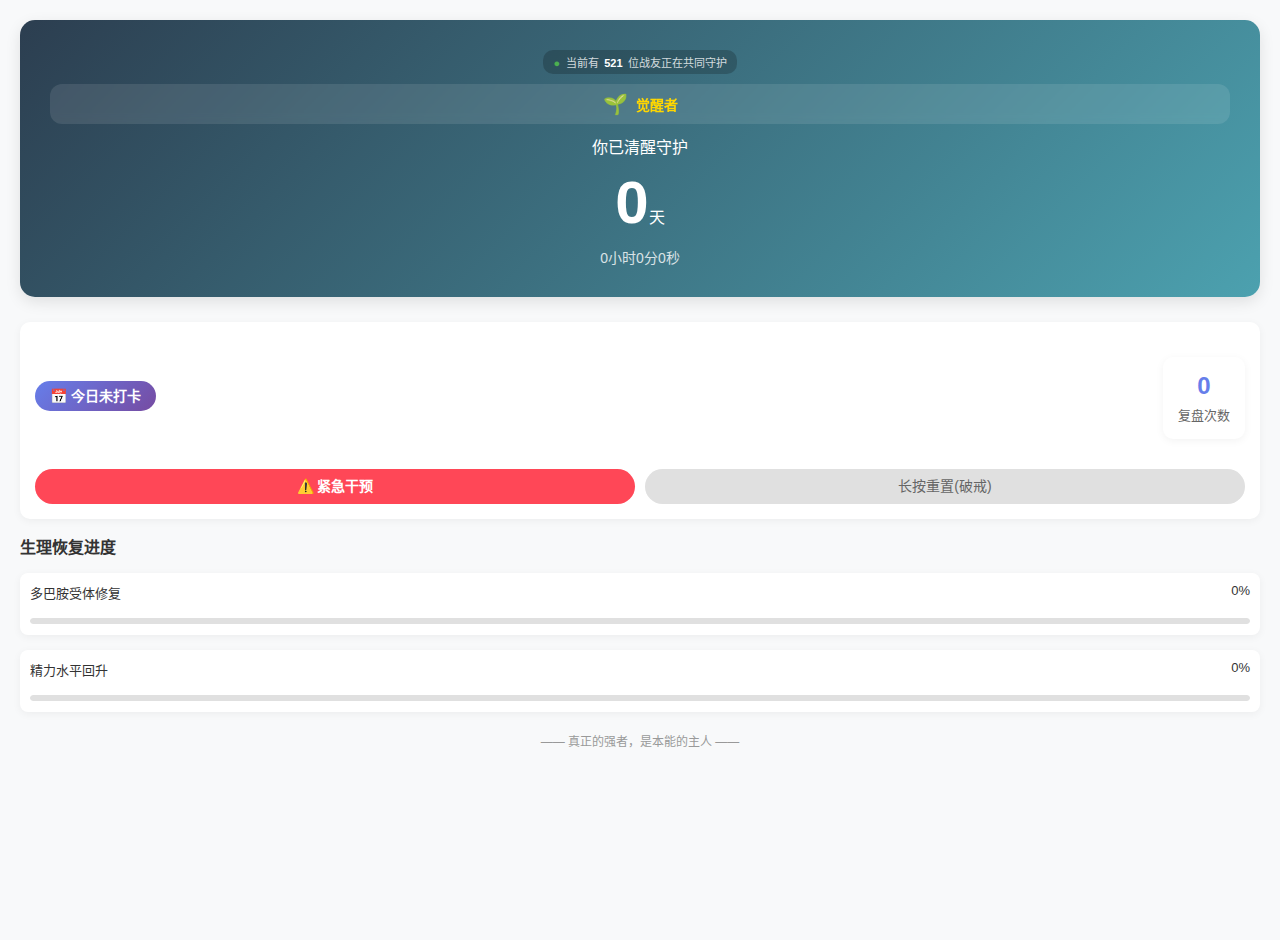
<file: index.html>
<!DOCTYPE html>
<html lang="zh-CN">
<head>
    <meta charset="UTF-8">
    <meta name="viewport" content="width=device-width, initial-scale=1.0">
    <title>戒了么-2026增强版</title>
    <link rel="stylesheet" href="styles.css">
    <link rel="stylesheet" href="https://cdnjs.cloudflare.com/ajax/libs/font-awesome/6.0.0/css/all.min.css">
</head>
<body>
    <div class="container">
        <!-- 新用户引导相关UI（已移除） -->
        <!--
        <div class="welcome-modal" id="welcomeModal">
            <div class="modal-overlay"></div>
            <div class="modal-content">
                <div class="modal-header">
                    <span class="welcome-title">🌱 欢迎来到自律计时器-2026增强版</span>
                    <span class="close-btn" id="closeWelcomeModal">×</span>
                </div>

                <div class="guide-content">
                    <div class="guide-step" id="step0">
                        <span class="step-title">🌟 新的开始</span>
                        <span class="step-description">欢迎加入自律大家庭！我们将帮助你重获自由，成为本能的主人。</span>
                        <div class="step-image">
                            <span class="big-emoji">🧠✨</span>
                        </div>
                    </div>

                    <div class="guide-step" id="step1" style="display: none;">
                        <span class="step-title">⏱️ 计时器功能</span>
                        <span class="step-description">我们的智能计时器将记录你的清醒时长，并显示大脑恢复进度。</span>
                        <div class="step-image">
                            <span class="big-emoji">⏰📊</span>
                        </div>
                    </div>

                    <div class="guide-step" id="step2" style="display: none;">
                        <span class="step-title">⚠️ 紧急干预</span>
                        <span class="step-description">当冲动来袭时，立即点击SOS按钮获得AI支持和深呼吸引导。</span>
                        <div class="step-image">
                            <span class="big-emoji">🤖💬</span>
                        </div>
                    </div>

                    <div class="guide-step" id="step3" style="display: none;">
                        <span class="step-title">🎉 准备就绪</span>
                        <span class="step-description">你已经了解所有核心功能，现在可以开始你的自律之旅了！</span>
                        <div class="step-image">
                            <span class="big-emoji">🚀🌈</span>
                        </div>
                    </div>

                    <div class="navigation-buttons">
                        <button class="nav-btn prev-btn" id="prevGuideStep" style="display: none;">上一步</button>
                        <button class="nav-btn next-btn" id="nextGuideStep">下一步</button>
                    </div>
                </div>
            </div>
        </div>

        <div class="tooltip timer-tooltip" id="timerTooltip">
            <span class="tooltip-text">这是你的清醒计时器，记录你的坚持时长</span>
            <span class="tooltip-arrow">▼</span>
            <span class="close-tooltip" onclick="closeAllTooltips()">×</span>
        </div>

        <div class="tooltip checkin-tooltip" id="checkinTooltip">
            <span class="tooltip-text">每日打卡记录你的进步，建立连续守护记录</span>
            <span class="tooltip-arrow">▼</span>
            <span class="close-tooltip" onclick="closeAllTooltips()">×</span>
        </div>

        <div class="tooltip sos-tooltip" id="sosTooltip">
            <span class="tooltip-text">冲动来袭时点击这里，获得AI支持和深呼吸引导</span>
            <span class="tooltip-arrow">▼</span>
            <span class="close-tooltip" onclick="closeAllTooltips()">×</span>
        </div>

        <div class="tooltip progress-tooltip" id="progressTooltip">
            <span class="tooltip-text">查看你的大脑恢复进度和成就等级</span>
            <span class="tooltip-arrow">▼</span>
            <span class="close-tooltip" onclick="closeAllTooltips()">×</span>
        </div>
        -->

        <!-- 计时器卡片 -->
        <div class="timer-card">
            <!-- 在线人数标签 -->
            <div class="online-tag">
                <span class="dot">●</span>
                当前有 <span class="highlight" id="onlineCount">521</span> 位战友正在共同守护
            </div>

            <div class="level-badge">
                <span class="badge-emoji" id="levelBadge">🌱</span>
                <span class="badge-text" id="levelName">觉醒者</span>
            </div>
            <span class="label">你已清醒守护</span>
            <div class="time-display">
                <span class="days" id="days">0</span><span class="unit">天</span>
            </div>
            <div class="sub-time" id="subTime">0小时0分0秒</div>
        </div>

        <!-- 重要内容区域 - 总是可见 -->
        <div class="important-content">
            <!-- 进度和打卡信息 -->
            <div class="progress-summary">
                <div class="checkin-section">
                    <button class="btn-checkin" id="checkinButton">📅 今日未打卡</button>
                    <div class="checkin-streak" id="checkinStreak" style="display: none;">
                        🔥 <span id="streakDays">0</span>天连续守护
                    </div>
                </div>

                <div class="stats-section">
                    <div class="stat-card">
                        <span class="stat-number" id="totalReviews">0</span>
                        <span class="stat-label">复盘次数</span>
                    </div>
                </div>
            </div>

            <!-- 紧急按钮 - 总是可见 -->
            <div class="emergency-section">
                <button class="btn-sos">⚠️ 紧急干预</button>
                <button class="btn-reset">长按重置(破戒)</button>
            </div>
        </div>

        <!-- 进度追踪页面 -->
        <div class="tab-content">
            <div class="section-title">生理恢复进度</div>
            <div class="progress-container">
                <div class="progress-item">
                    <div class="progress-info">
                        <span>多巴胺受体修复</span>
                        <span id="p1Progress">0%</span>
                    </div>
                    <progress id="p1Bar" value="0" max="100" class="progress-bar"></progress>
                </div>
                <div class="progress-item">
                    <div class="progress-info">
                        <span>精力水平回升</span>
                        <span id="p2Progress">0%</span>
                    </div>
                    <progress id="p2Bar" value="0" max="100" class="progress-bar"></progress>
                </div>
            </div>
            <div class="tip">—— 真正的强者，是本能的主人 ——</div>
        </div>
    </div>

    <script src="app.js"></script>
</body>
</html>
</file>
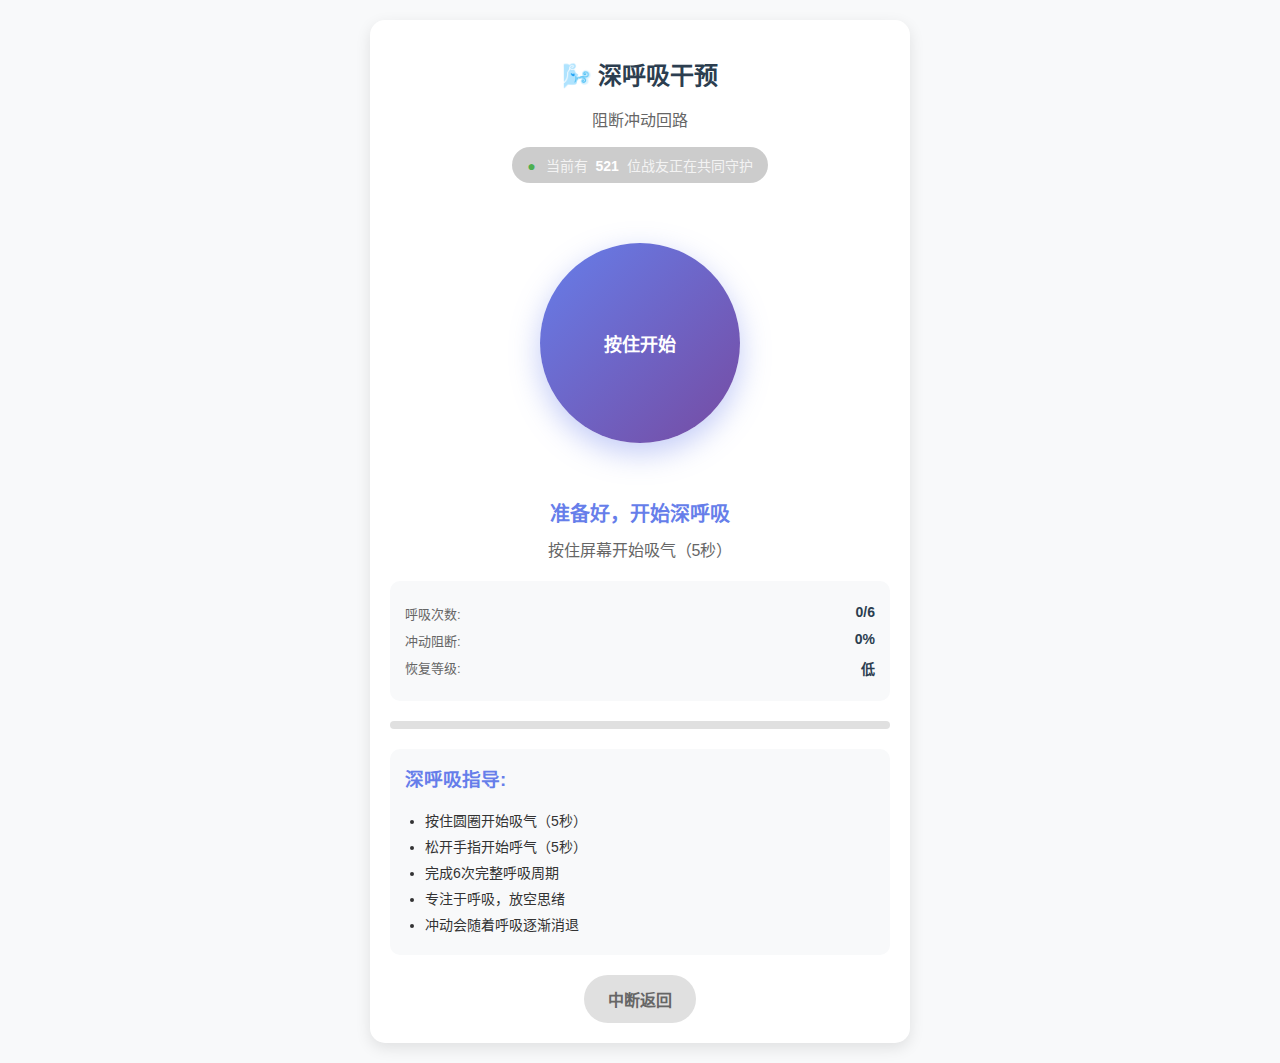
<file: breathing.html>
<!DOCTYPE html>
<html lang="zh-CN">
<head>
    <meta charset="UTF-8">
    <meta name="viewport" content="width=device-width, initial-scale=1.0">
    <title>深呼吸干预 - 自律计时器</title>
    <link rel="stylesheet" href="styles.css">
    <style>
        .breathing-container {
            max-width: 500px;
            margin: 0 auto;
            padding: 20px;
            background: white;
            border-radius: 15px;
            box-shadow: 0 5px 15px rgba(0,0,0,0.1);
            text-align: center;
        }

        .breathing-header {
            margin-bottom: 20px;
        }

        .breathing-title {
            font-size: 24px;
            font-weight: bold;
            color: #2c3e50;
        }

        .breathing-subtitle {
            font-size: 16px;
            color: #666;
        }

        .online-tag {
            font-size: 14px;
            color: rgba(255, 255, 255, 0.8);
            margin-bottom: 15px;
            background: rgba(0, 0, 0, 0.2);
            padding: 8px 15px;
            border-radius: 20px;
            display: inline-block;
        }

        .online-tag .dot {
            color: #4CAF50;
            margin-right: 6px;
            animation: blink 2s infinite;
        }

        .online-tag .highlight {
            color: #fff;
            font-weight: bold;
            margin: 0 4px;
        }

        @keyframes blink {
            0% { opacity: 1; }
            50% { opacity: 0.3; }
            100% { opacity: 1; }
        }

        .breathing-circle-container {
            position: relative;
            width: 250px;
            height: 250px;
            margin: 0 auto 30px;
            cursor: pointer;
            touch-action: none;
        }

        .breathing-circle {
            position: absolute;
            top: 50%;
            left: 50%;
            transform: translate(-50%, -50%);
            width: 200px;
            height: 200px;
            border-radius: 50%;
            background: linear-gradient(135deg, #667eea, #764ba2);
            display: flex;
            align-items: center;
            justify-content: center;
            transition: transform 0.3s ease;
            box-shadow: 0 10px 30px rgba(102, 126, 234, 0.4);
        }

        .breathing-circle.inhaling {
            transform: translate(-50%, -50%) scale(1.5);
        }

        .breathing-circle.exhaling {
            transform: translate(-50%, -50%) scale(1);
        }

        .breathing-text {
            color: white;
            font-size: 18px;
            font-weight: bold;
            text-align: center;
        }

        .breathing-instruction {
            font-size: 20px;
            font-weight: bold;
            margin-bottom: 10px;
            color: #2c3e50;
        }

        .breathing-encouragement {
            font-size: 16px;
            color: #666;
            margin-bottom: 20px;
        }

        .breathing-stats {
            background: #f8f9fa;
            padding: 15px;
            border-radius: 10px;
            margin: 20px 0;
        }

        .stat-row {
            display: flex;
            justify-content: space-between;
            margin: 8px 0;
            font-size: 14px;
        }

        .stat-label {
            color: #666;
        }

        .stat-value {
            color: #2c3e50;
            font-weight: bold;
        }

        .progress-container {
            margin-top: 20px;
        }

        .progress-bar {
            width: 100%;
            height: 8px;
            border-radius: 4px;
            overflow: hidden;
            background: #e0e0e0;
        }

        .progress-fill {
            height: 100%;
            background: linear-gradient(90deg, #4CAF50, #2196F3);
            transition: width 0.3s ease;
        }

        .breathing-actions {
            margin-top: 20px;
            display: flex;
            justify-content: center;
            gap: 15px;
        }

        .btn-primary {
            background: linear-gradient(135deg, #667eea, #764ba2);
            color: white;
            padding: 12px 24px;
            border: none;
            border-radius: 25px;
            font-size: 16px;
            font-weight: bold;
            cursor: pointer;
            transition: all 0.3s ease;
        }

        .btn-primary:hover {
            transform: translateY(-2px);
            box-shadow: 0 5px 15px rgba(102, 126, 234, 0.4);
        }

        .btn-secondary {
            background: #e0e0e0;
            color: #666;
            padding: 12px 24px;
            border: none;
            border-radius: 25px;
            font-size: 16px;
            font-weight: bold;
            cursor: pointer;
        }

        .breathing-tips {
            background: #f8f9fa;
            padding: 15px;
            border-radius: 10px;
            margin-top: 20px;
            text-align: left;
        }

        .breathing-tips h3 {
            color: #667eea;
            margin-top: 0;
        }

        .breathing-tips ul {
            padding-left: 20px;
            margin-bottom: 0;
        }

        .breathing-tips li {
            margin-bottom: 6px;
            font-size: 14px;
        }

        /* 状态指示 */
        .state-ready {
            color: #667eea;
        }

        .state-inhaling {
            color: #4CAF50;
        }

        .state-exhaling {
            color: #2196F3;
        }

        .state-holding {
            color: #FFC107;
        }

        /* 完成模态框 */
        .completion-modal {
            position: fixed;
            top: 0;
            left: 0;
            right: 0;
            bottom: 0;
            z-index: 9999;
            display: flex;
            align-items: center;
            justify-content: center;
            background: rgba(0, 0, 0, 0.7);
            backdrop-filter: blur(5px);
        }

        .modal-content {
            background: white;
            padding: 30px;
            border-radius: 15px;
            max-width: 400px;
            width: 90%;
            text-align: center;
            box-shadow: 0 10px 30px rgba(0, 0, 0, 0.3);
        }

        .modal-title {
            font-size: 22px;
            font-weight: bold;
            color: #2c3e50;
            margin-bottom: 15px;
        }

        .modal-message {
            color: #666;
            margin-bottom: 20px;
            line-height: 1.6;
        }

        .modal-actions {
            display: flex;
            justify-content: center;
            gap: 15px;
        }
    </style>
</head>
<body>
    <div class="container">
        <div class="breathing-container">
            <div class="breathing-header">
                <h1 class="breathing-title">🌬️ 深呼吸干预</h1>
                <p class="breathing-subtitle">阻断冲动回路</p>
                <div class="online-tag">
                    <span class="dot">●</span>
                    当前有 <span class="highlight" id="onlineCount">521</span> 位战友正在共同守护
                </div>
            </div>

            <div class="breathing-circle-container" id="breathingCircle">
                <div class="breathing-circle" id="circle">
                    <div class="breathing-text" id="circleText">按住开始</div>
                </div>
            </div>

            <div class="breathing-instruction" id="instruction">准备好，开始深呼吸</div>
            <div class="breathing-encouragement" id="encouragement">按住屏幕开始吸气（5秒）</div>

            <div class="breathing-stats">
                <div class="stat-row">
                    <span class="stat-label">呼吸次数:</span>
                    <span class="stat-value" id="breathCount">0/6</span>
                </div>
                <div class="stat-row">
                    <span class="stat-label">冲动阻断:</span>
                    <span class="stat-value" id="impulseBlockProgress">0%</span>
                </div>
                <div class="stat-row">
                    <span class="stat-label">恢复等级:</span>
                    <span class="stat-value" id="impulseBlockLevel">低</span>
                </div>
            </div>

            <div class="progress-container">
                <div class="progress-bar">
                    <div class="progress-fill" id="progressFill"></div>
                </div>
            </div>

            <div class="breathing-tips">
                <h3>深呼吸指导:</h3>
                <ul>
                    <li>按住圆圈开始吸气（5秒）</li>
                    <li>松开手指开始呼气（5秒）</li>
                    <li>完成6次完整呼吸周期</li>
                    <li>专注于呼吸，放空思绪</li>
                    <li>冲动会随着呼吸逐渐消退</li>
                </ul>
            </div>

            <div class="breathing-actions">
                <button class="btn-secondary" onclick="goBackToMain()">中断返回</button>
            </div>
        </div>
    </div>

    <!-- 完成模态框 -->
    <div class="completion-modal" id="completionModal" style="display: none;">
        <div class="modal-content">
            <div class="modal-title">🎉 深呼吸完成</div>
            <div class="modal-message" id="completionMessage">
                您已经完成了6次深呼吸练习！<br>
                冲动已经过去，您成功阻断了冲动回路！<br>
                当前有<span id="modalOnlineCount">521</span>位战友正在共同守护。
            </div>
            <div class="modal-actions">
                <button class="btn-primary" onclick="completeBreathing()">继续坚持</button>
            </div>
        </div>
    </div>

    <script>
        // 应用状态
        const state = {
            circleSize: 200,
            circleScale: 1,
            breathingState: 'ready', // ready, inhaling, exhaling, holding
            instruction: '准备好，开始深呼吸',
            encouragement: '按住屏幕开始吸气（5秒）',
            onlineCount: 521,
            fromSOS: false,
            touchStartTime: 0,
            inhaleDuration: 5000, // 吸气持续时间（5秒）
            exhaleDuration: 5000, // 呼气持续时间（5秒）
            breathCount: 0,
            maxBreaths: 6,
            impulseBlockProgress: 0,
            impulseBlockLevel: '低',
            impulseBlockDescription: '冲动阻断恢复：0%',
            recoveryStartTime: 0,
            recoveryTimer: null,
            inhaleTimer: null,
            exhaleTimer: null
        };

        // DOM元素
        const elements = {
            circle: document.getElementById('circle'),
            circleText: document.getElementById('circleText'),
            instruction: document.getElementById('instruction'),
            encouragement: document.getElementById('encouragement'),
            breathCount: document.getElementById('breathCount'),
            impulseBlockProgress: document.getElementById('impulseBlockProgress'),
            impulseBlockLevel: document.getElementById('impulseBlockLevel'),
            progressFill: document.getElementById('progressFill'),
            onlineCount: document.getElementById('onlineCount'),
            modalOnlineCount: document.getElementById('modalOnlineCount'),
            completionModal: document.getElementById('completionModal')
        };

        // 初始化页面
        function initializePage() {
            // 从URL参数获取数据
            const params = getUrlParams();
            state.fromSOS = params.fromSOS === 'true';

            // 如果来自SOS按钮，显示特殊提示
            if (state.fromSOS) {
                alert('紧急干预已启动');
            }

            // 初始化呼吸指导
            initBreathingGuide();

            // 设置事件监听器
            setupEventListeners();
        }

        // 从URL参数中获取数据
        function getUrlParams() {
            const params = {};
            const queryString = window.location.search.substring(1);
            const pairs = queryString.split('&');

            for (let pair of pairs) {
                const [key, value] = pair.split('=');
                if (key && value) {
                    params[key] = decodeURIComponent(value);
                }
            }

            return params;
        }

        // 初始化呼吸指导
        function initBreathingGuide() {
            updateUI();
            startRecoveryMonitoring();
        }

        // 更新UI
        function updateUI() {
            elements.instruction.textContent = state.instruction;
            elements.encouragement.textContent = state.encouragement;
            elements.breathCount.textContent = `${state.breathCount}/${state.maxBreaths}`;
            elements.impulseBlockProgress.textContent = `${state.impulseBlockProgress}%`;
            elements.impulseBlockLevel.textContent = state.impulseBlockLevel;
            elements.circleText.textContent = getCircleText();

            // 更新圆圈状态
            elements.circle.className = 'breathing-circle ' + state.breathingState;

            // 更新进度条
            const progress = state.impulseBlockProgress;
            elements.progressFill.style.width = progress + '%';

            // 更新指令颜色
            elements.instruction.className = 'breathing-instruction state-' + state.breathingState;
        }

        // 获取圆圈文本
        function getCircleText() {
            switch (state.breathingState) {
                case 'ready': return '按住开始';
                case 'inhaling': return '吸气中...';
                case 'exhaling': return '呼气中...';
                case 'holding': return '完成';
                default: return '按住开始';
            }
        }

        // 启动生理恢复监测
        function startRecoveryMonitoring() {
            // 清理现有定时器
            if (state.recoveryTimer) {
                clearInterval(state.recoveryTimer);
            }

            // 记录开始时间
            state.recoveryStartTime = Date.now();

            // 启动实时更新定时器（每秒更新）
            state.recoveryTimer = setInterval(() => {
                updateRecoveryProgress();
            }, 1000);
        }

        // 更新冲动阻断恢复进度
        function updateRecoveryProgress() {
            const now = Date.now();
            const elapsedTime = now - state.recoveryStartTime;
            const totalDuration = state.maxBreaths * (state.inhaleDuration + state.exhaleDuration);
            const progressRatio = Math.min(elapsedTime / totalDuration, 1);

            // 计算冲动阻断恢复进度 - 使用混合曲线
            const impulseBlockProgress = Math.min(Math.floor(hybridRecoveryCurve(progressRatio) * 100), 100);

            // 根据冲动阻断进度确定等级和描述
            let impulseBlockLevel = '低';
            let impulseBlockDescription = `冲动阻断恢复：${impulseBlockProgress}%`;

            if (impulseBlockProgress >= 80) {
                impulseBlockLevel = '高';
                impulseBlockDescription = `冲动阻断恢复：${impulseBlockProgress}% - 冲动回路已完全阻断`;
            } else if (impulseBlockProgress >= 50) {
                impulseBlockLevel = '中';
                impulseBlockDescription = `冲动阻断恢复：${impulseBlockProgress}% - 冲动显著减弱`;
            } else if (impulseBlockProgress >= 25) {
                impulseBlockLevel = '低';
                impulseBlockDescription = `冲动阻断恢复：${impulseBlockProgress}% - 冲动开始减弱`;
            } else if (impulseBlockProgress >= 10) {
                impulseBlockLevel = '低';
                impulseBlockDescription = `冲动阻断恢复：${impulseBlockProgress}% - 开始阻断冲动`;
            } else {
                impulseBlockLevel = '低';
                impulseBlockDescription = `冲动阻断恢复：${impulseBlockProgress}% - 准备阻断`;
            }

            state.impulseBlockProgress = impulseBlockProgress;
            state.impulseBlockLevel = impulseBlockLevel;
            state.impulseBlockDescription = impulseBlockDescription;

            updateUI();
        }

        // 混合恢复曲线 - 结合对数和线性曲线
        function hybridRecoveryCurve(x) {
            if (x <= 0.5) {
                // 前半部分使用对数曲线（快速恢复）
                return Math.log(1 + 4 * x) / Math.log(5);
            } else {
                // 后半部分使用线性曲线（稳定恢复）
                return 0.5 + 0.5 * (2 * x - 1);
            }
        }

        // 设置事件监听器
        function setupEventListeners() {
            const circleContainer = document.getElementById('breathingCircle');

            // 触摸开始 - 吸气
            circleContainer.addEventListener('touchstart', onTouchStart, { passive: false });
            circleContainer.addEventListener('mousedown', onTouchStart);

            // 触摸结束 - 呼气
            circleContainer.addEventListener('touchend', onTouchEnd);
            circleContainer.addEventListener('mouseup', onTouchEnd);
            circleContainer.addEventListener('mouseleave', onTouchEnd);

            // 阻止默认触摸行为
            circleContainer.addEventListener('touchmove', function(e) {
                e.preventDefault();
            }, { passive: false });
        }

        // 触摸开始 - 吸气
        function onTouchStart(e) {
            if (state.breathingState !== 'ready' && state.breathingState !== 'holding') {
                return;
            }

            // 阻止默认行为
            if (e.preventDefault) e.preventDefault();

            state.touchStartTime = Date.now();
            state.breathingState = 'inhaling';
            state.instruction = '吸气中...';
            state.encouragement = '继续按住，吸气5秒';

            updateUI();

            // 启动吸气定时器
            startInhaleTimer();
        }

        // 启动吸气定时器
        function startInhaleTimer() {
            // 清理现有定时器
            if (state.inhaleTimer) {
                clearTimeout(state.inhaleTimer);
            }

            // 吸气完成后自动开始呼气
            state.inhaleTimer = setTimeout(() => {
                if (state.breathingState === 'inhaling') {
                    state.breathingState = 'exhaling';
                    state.instruction = '呼气中...';
                    state.encouragement = '松开手指，呼气5秒';

                    updateUI();
                    startExhaleTimer();
                }
            }, state.inhaleDuration);
        }

        // 触摸结束 - 呼气
        function onTouchEnd(e) {
            if (state.breathingState !== 'inhaling') {
                return;
            }

            const touchDuration = Date.now() - state.touchStartTime;

            // 检查是否达到最小吸气时间
            if (touchDuration >= state.inhaleDuration * 0.8) {
                // 清理吸气定时器
                if (state.inhaleTimer) {
                    clearTimeout(state.inhaleTimer);
                    state.inhaleTimer = null;
                }

                state.breathingState = 'exhaling';
                state.instruction = '呼气中...';
                state.encouragement = '松开手指，呼气5秒';

                updateUI();
                startExhaleTimer();
            } else {
                // 吸气时间不足
                resetBreathing();
                state.instruction = '吸气时间不足';
                state.encouragement = '请按住5秒完成吸气';
                updateUI();
            }
        }

        // 启动呼气定时器
        function startExhaleTimer() {
            // 清理现有定时器
            if (state.exhaleTimer) {
                clearTimeout(state.exhaleTimer);
            }

            // 呼气完成后更新状态
            state.exhaleTimer = setTimeout(() => {
                if (state.breathingState === 'exhaling') {
                    completeBreathCycle();
                }
            }, state.exhaleDuration);
        }

        // 完成一个呼吸周期
        function completeBreathCycle() {
            const newCount = state.breathCount + 1;

            state.breathCount = newCount;
            state.breathingState = 'holding';
            state.instruction = '呼吸完成';
            state.encouragement = `已完成${newCount}/${state.maxBreaths}次呼吸`;

            updateUI();

            // 检查是否完成所有呼吸周期
            if (newCount >= state.maxBreaths) {
                completeAllBreathing();
            } else {
                // 准备下一个呼吸周期
                setTimeout(() => {
                    state.breathingState = 'ready';
                    state.instruction = '准备好';
                    state.encouragement = '按住屏幕开始下一次吸气';
                    updateUI();
                }, 2000);
            }
        }

        // 完成所有呼吸周期
        function completeAllBreathing() {
            // 清理定时器
            cleanupTimers();

            // 显示完成模态框
            elements.completionModal.style.display = 'flex';
            elements.modalOnlineCount.textContent = state.onlineCount;
        }

        // 完成深呼吸
        function completeBreathing() {
            // 隐藏模态框
            elements.completionModal.style.display = 'none';

            // 返回主页
            window.location.href = 'index.html';
        }

        // 重置呼吸状态
        function resetBreathing() {
            // 清理定时器
            if (state.inhaleTimer) {
                clearTimeout(state.inhaleTimer);
                state.inhaleTimer = null;
            }

            if (state.exhaleTimer) {
                clearTimeout(state.exhaleTimer);
                state.exhaleTimer = null;
            }

            state.breathingState = 'ready';
            updateUI();
        }

        // 返回主页
        function goBackToMain() {
            if (confirm('确定要中断深呼吸练习吗？建议完成整个过程以获得最佳效果。')) {
                cleanupTimers();
                window.location.href = 'index.html';
            }
        }

        // 清理所有定时器
        function cleanupTimers() {
            if (state.recoveryTimer) {
                clearInterval(state.recoveryTimer);
                state.recoveryTimer = null;
            }

            if (state.inhaleTimer) {
                clearTimeout(state.inhaleTimer);
                state.inhaleTimer = null;
            }

            if (state.exhaleTimer) {
                clearTimeout(state.exhaleTimer);
                state.exhaleTimer = null;
            }
        }

        // 页面加载完成后初始化
        document.addEventListener('DOMContentLoaded', initializePage);

        // 页面卸载时清理
        window.addEventListener('beforeunload', cleanupTimers);
    </script>
</body>
</html>
</file>
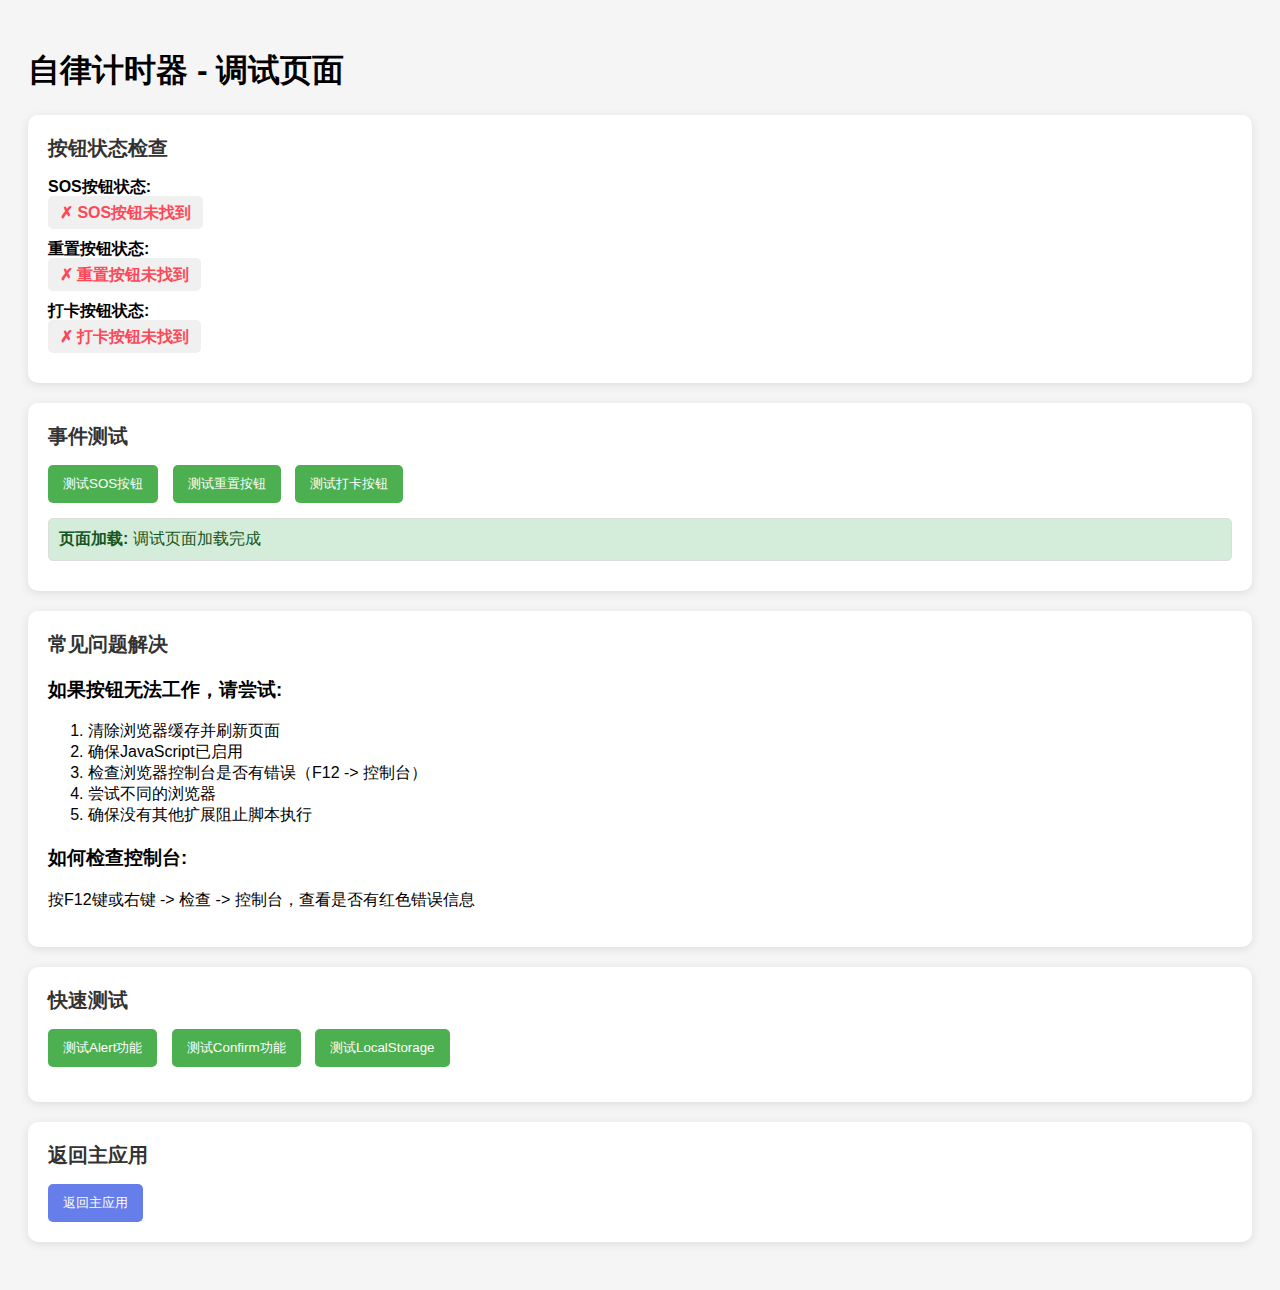
<file: debug.html>
<!DOCTYPE html>
<html>
<head>
    <title>调试页面 - 戒了么</title>
    <style>
        body { font-family: Arial, sans-serif; padding: 20px; background-color: #f5f5f5; }
        .debug-panel { background: white; padding: 20px; border-radius: 10px; box-shadow: 0 2px 10px rgba(0,0,0,0.1); margin-bottom: 20px; }
        .debug-title { font-size: 20px; font-weight: bold; margin-bottom: 15px; color: #333; }
        .debug-section { margin-bottom: 15px; }
        .debug-label { font-weight: bold; margin-bottom: 5px; display: block; }
        .debug-value { background: #f0f0f0; padding: 8px 12px; border-radius: 5px; }
        .debug-button { background: #4CAF50; color: white; padding: 10px 15px; border: none; border-radius: 5px; cursor: pointer; margin-right: 10px; }
        .debug-button:hover { background: #45a049; }
        .debug-error { color: #ff4757; font-weight: bold; }
        .debug-success { color: #2ecc71; font-weight: bold; }
        .test-result { margin: 10px 0; padding: 10px; border: 1px solid #ddd; border-radius: 5px; }
        .test-pass { background-color: #d4edda; color: #155724; }
        .test-fail { background-color: #f8d7da; color: #721c24; }
    </style>
</head>
<body>
    <h1>自律计时器 - 调试页面</h1>

    <div class="debug-panel">
        <div class="debug-title">按钮状态检查</div>

        <div class="debug-section">
            <span class="debug-label">SOS按钮状态:</span>
            <span class="debug-value" id="sosButtonStatus">检查中...</span>
        </div>

        <div class="debug-section">
            <span class="debug-label">重置按钮状态:</span>
            <span class="debug-value" id="resetButtonStatus">检查中...</span>
        </div>

        <div class="debug-section">
            <span class="debug-label">打卡按钮状态:</span>
            <span class="debug-value" id="checkinButtonStatus">检查中...</span>
        </div>
    </div>

    <div class="debug-panel">
        <div class="debug-title">事件测试</div>

        <div class="debug-section">
            <button class="debug-button" onclick="testSOSButton()">测试SOS按钮</button>
            <button class="debug-button" onclick="testResetButton()">测试重置按钮</button>
            <button class="debug-button" onclick="testCheckinButton()">测试打卡按钮</button>
        </div>

        <div id="testResults"></div>
    </div>

    <div class="debug-panel">
        <div class="debug-title">常见问题解决</div>

        <div class="debug-section">
            <h3>如果按钮无法工作，请尝试:</h3>
            <ol>
                <li>清除浏览器缓存并刷新页面</li>
                <li>确保JavaScript已启用</li>
                <li>检查浏览器控制台是否有错误（F12 -> 控制台）</li>
                <li>尝试不同的浏览器</li>
                <li>确保没有其他扩展阻止脚本执行</li>
            </ol>
        </div>

        <div class="debug-section">
            <h3>如何检查控制台:</h3>
            <p>按F12键或右键 -> 检查 -> 控制台，查看是否有红色错误信息</p>
        </div>
    </div>

    <div class="debug-panel">
        <div class="debug-title">快速测试</div>

        <div class="debug-section">
            <button class="debug-button" onclick="testAlert()">测试Alert功能</button>
            <button class="debug-button" onclick="testConfirm()">测试Confirm功能</button>
            <button class="debug-button" onclick="testLocalStorage()">测试LocalStorage</button>
        </div>
    </div>

    <div class="debug-panel">
        <div class="debug-title">返回主应用</div>

        <button class="debug-button" onclick="window.location.href='index.html'" style="background: #667eea;">返回主应用</button>
    </div>

    <script>
        // 检查按钮状态
        function checkButtonStatus() {
            // 检查SOS按钮
            const sosButton = document.querySelector('.btn-sos');
            if (sosButton) {
                document.getElementById('sosButtonStatus').textContent = '✓ SOS按钮存在';
                document.getElementById('sosButtonStatus').className = 'debug-value debug-success';
            } else {
                document.getElementById('sosButtonStatus').textContent = '✗ SOS按钮未找到';
                document.getElementById('sosButtonStatus').className = 'debug-value debug-error';
            }

            // 检查重置按钮
            const resetButton = document.querySelector('.btn-reset');
            if (resetButton) {
                document.getElementById('resetButtonStatus').textContent = '✓ 重置按钮存在';
                document.getElementById('resetButtonStatus').className = 'debug-value debug-success';
            } else {
                document.getElementById('resetButtonStatus').textContent = '✗ 重置按钮未找到';
                document.getElementById('resetButtonStatus').className = 'debug-value debug-error';
            }

            // 检查打卡按钮
            const checkinButton = document.getElementById('checkinButton');
            if (checkinButton) {
                document.getElementById('checkinButtonStatus').textContent = '✓ 打卡按钮存在';
                document.getElementById('checkinButtonStatus').className = 'debug-value debug-success';
            } else {
                document.getElementById('checkinButtonStatus').textContent = '✗ 打卡按钮未找到';
                document.getElementById('checkinButtonStatus').className = 'debug-value debug-error';
            }
        }

        // 测试SOS按钮
        function testSOSButton() {
            addTestResult('SOS按钮测试', '点击测试按钮来模拟SOS功能', 'test-pass');
            alert('SOS功能测试：AI鼓励语将显示');
        }

        // 测试重置按钮
        function testResetButton() {
            addTestResult('重置按钮测试', '右键测试按钮来模拟重置功能', 'test-pass');
            alert('重置功能测试：确认对话框将显示');
        }

        // 测试打卡按钮
        function testCheckinButton() {
            addTestResult('打卡按钮测试', '点击测试按钮来模拟打卡功能', 'test-pass');
            alert('打卡功能测试：打卡确认将显示');
        }

        // 测试Alert功能
        function testAlert() {
            alert('Alert功能正常工作！');
        }

        // 测试Confirm功能
        function testConfirm() {
            const result = confirm('Confirm功能正常工作！');
            if (result) {
                alert('您点击了确定');
            } else {
                alert('您点击了取消');
            }
        }

        // 测试LocalStorage
        function testLocalStorage() {
            try {
                localStorage.setItem('debugTest', 'testValue');
                const value = localStorage.getItem('debugTest');
                if (value === 'testValue') {
                    addTestResult('LocalStorage测试', 'LocalStorage功能正常', 'test-pass');
                    localStorage.removeItem('debugTest');
                } else {
                    addTestResult('LocalStorage测试', 'LocalStorage功能异常', 'test-fail');
                }
            } catch (error) {
                addTestResult('LocalStorage测试', 'LocalStorage功能异常: ' + error.message, 'test-fail');
            }
        }

        // 添加测试结果
        function addTestResult(title, message, className) {
            const resultsDiv = document.getElementById('testResults');
            const resultDiv = document.createElement('div');
            resultDiv.className = 'test-result ' + className;
            resultDiv.innerHTML = `<strong>${title}:</strong> ${message}`;
            resultsDiv.appendChild(resultDiv);
        }

        // 页面加载完成后检查按钮状态
        document.addEventListener('DOMContentLoaded', function() {
            checkButtonStatus();
            addTestResult('页面加载', '调试页面加载完成', 'test-pass');
        });
    </script>
</body>
</html>
</file>
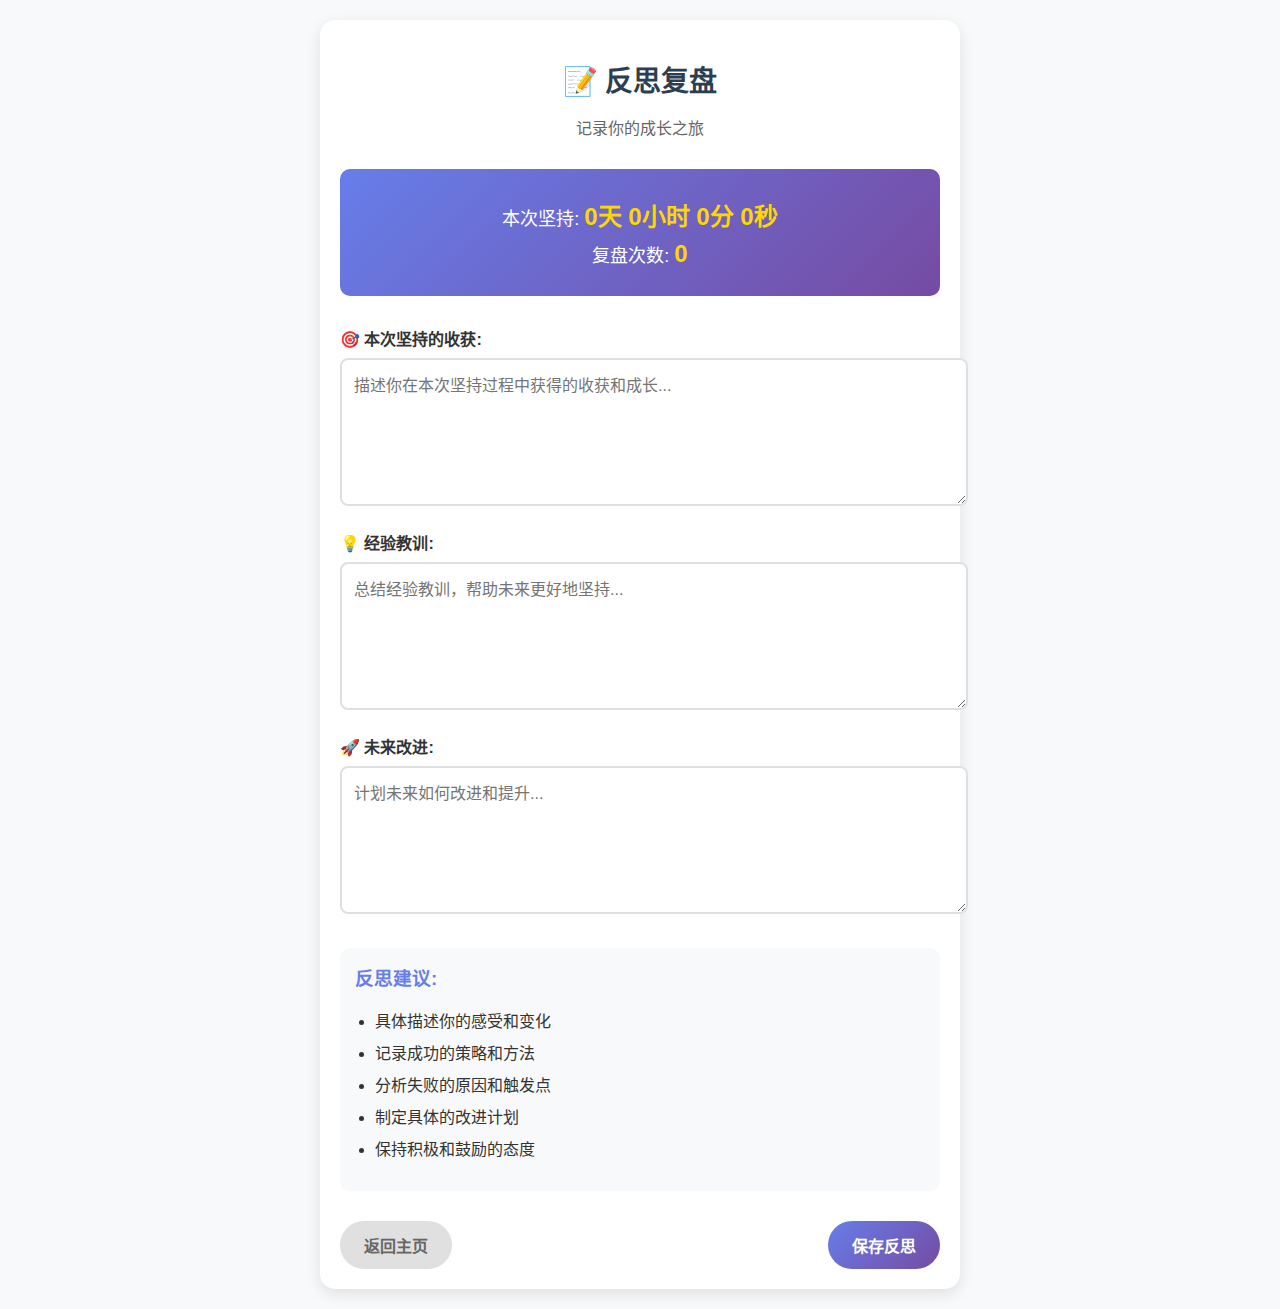
<file: review.html>
<!DOCTYPE html>
<html lang="zh-CN">
<head>
    <meta charset="UTF-8">
    <meta name="viewport" content="width=device-width, initial-scale=1.0">
    <title>反思复盘 - 自律计时器</title>
    <link rel="stylesheet" href="styles.css">
    <style>
        .review-container {
            max-width: 600px;
            margin: 0 auto;
            padding: 20px;
            background: white;
            border-radius: 15px;
            box-shadow: 0 5px 15px rgba(0,0,0,0.1);
        }

        .review-header {
            text-align: center;
            margin-bottom: 30px;
        }

        .review-title {
            font-size: 28px;
            font-weight: bold;
            color: #2c3e50;
            margin-bottom: 10px;
        }

        .review-subtitle {
            font-size: 16px;
            color: #666;
        }

        .review-stats {
            background: linear-gradient(135deg, #667eea, #764ba2);
            color: white;
            padding: 20px;
            border-radius: 10px;
            margin-bottom: 30px;
            text-align: center;
        }

        .stat-item {
            font-size: 18px;
            margin: 8px 0;
        }

        .stat-value {
            font-size: 24px;
            font-weight: bold;
            color: #FFD700;
        }

        .review-form {
            margin-bottom: 30px;
        }

        .form-group {
            margin-bottom: 20px;
        }

        .form-label {
            display: block;
            font-weight: bold;
            margin-bottom: 8px;
            color: #333;
        }

        .form-textarea {
            width: 100%;
            padding: 12px;
            border: 2px solid #e0e0e0;
            border-radius: 8px;
            font-size: 16px;
            min-height: 120px;
            resize: vertical;
            font-family: inherit;
        }

        .form-textarea:focus {
            outline: none;
            border-color: #667eea;
        }

        .review-actions {
            display: flex;
            justify-content: space-between;
            margin-top: 30px;
        }

        .btn-primary {
            background: linear-gradient(135deg, #667eea, #764ba2);
            color: white;
            padding: 12px 24px;
            border: none;
            border-radius: 25px;
            font-size: 16px;
            font-weight: bold;
            cursor: pointer;
            transition: all 0.3s ease;
        }

        .btn-primary:hover {
            transform: translateY(-2px);
            box-shadow: 0 5px 15px rgba(102, 126, 234, 0.4);
        }

        .btn-secondary {
            background: #e0e0e0;
            color: #666;
            padding: 12px 24px;
            border: none;
            border-radius: 25px;
            font-size: 16px;
            font-weight: bold;
            cursor: pointer;
        }

        .review-tips {
            background: #f8f9fa;
            padding: 15px;
            border-radius: 10px;
            margin-top: 30px;
        }

        .review-tips h3 {
            color: #667eea;
            margin-top: 0;
        }

        .review-tips ul {
            padding-left: 20px;
        }

        .review-tips li {
            margin-bottom: 8px;
        }
    </style>
</head>
<body>
    <div class="container">
        <div class="review-container">
            <div class="review-header">
                <h1 class="review-title">📝 反思复盘</h1>
                <p class="review-subtitle">记录你的成长之旅</p>
            </div>

            <div class="review-stats" id="reviewStats">
                <div class="stat-item">
                    本次坚持: <span class="stat-value" id="totalTime">加载中...</span>
                </div>
                <div class="stat-item">
                    复盘次数: <span class="stat-value" id="reviewCount">加载中...</span>
                </div>
            </div>

            <div class="review-form">
                <div class="form-group">
                    <label class="form-label">🎯 本次坚持的收获:</label>
                    <textarea id="achievements" class="form-textarea" placeholder="描述你在本次坚持过程中获得的收获和成长..."></textarea>
                </div>

                <div class="form-group">
                    <label class="form-label">💡 经验教训:</label>
                    <textarea id="lessons" class="form-textarea" placeholder="总结经验教训，帮助未来更好地坚持..."></textarea>
                </div>

                <div class="form-group">
                    <label class="form-label">🚀 未来改进:</label>
                    <textarea id="improvements" class="form-textarea" placeholder="计划未来如何改进和提升..."></textarea>
                </div>
            </div>

            <div class="review-tips">
                <h3>反思建议:</h3>
                <ul>
                    <li>具体描述你的感受和变化</li>
                    <li>记录成功的策略和方法</li>
                    <li>分析失败的原因和触发点</li>
                    <li>制定具体的改进计划</li>
                    <li>保持积极和鼓励的态度</li>
                </ul>
            </div>

            <div class="review-actions">
                <button class="btn-secondary" onclick="goBackToMain()">返回主页</button>
                <button class="btn-primary" onclick="saveReview()">保存反思</button>
            </div>
        </div>
    </div>

    <script>
        // 从URL参数中获取数据
        function getUrlParams() {
            const params = {};
            const queryString = window.location.search.substring(1);
            const pairs = queryString.split('&');

            for (let pair of pairs) {
                const [key, value] = pair.split('=');
                if (key && value) {
                    params[key] = decodeURIComponent(value);
                }
            }

            return params;
        }

        // 显示统计数据
        function displayStats() {
            const params = getUrlParams();

            // 计算总时间显示
            const days = params.days || '0';
            const hours = params.hours || '0';
            const minutes = params.minutes || '0';
            const seconds = params.seconds || '0';

            const totalTime = `${days}天 ${hours}小时 ${minutes}分 ${seconds}秒`;
            document.getElementById('totalTime').textContent = totalTime;

            // 获取复盘次数
            const reviews = JSON.parse(localStorage.getItem('reviewHistory')) || [];
            document.getElementById('reviewCount').textContent = reviews.length;
        }

        // 保存反思数据
        function saveReview() {
            const achievements = document.getElementById('achievements').value;
            const lessons = document.getElementById('lessons').value;
            const improvements = document.getElementById('improvements').value;

            if (!achievements && !lessons && !improvements) {
                alert('请填写至少一项反思内容');
                return;
            }

            const params = getUrlParams();

            const reviewData = {
                date: new Date().toISOString(),
                days: params.days || 0,
                hours: params.hours || 0,
                minutes: params.minutes || 0,
                seconds: params.seconds || 0,
                totalSeconds: params.totalSeconds || 0,
                achievements: achievements,
                lessons: lessons,
                improvements: improvements
            };

            // 保存到复盘历史
            const reviews = JSON.parse(localStorage.getItem('reviewHistory')) || [];
            reviews.push(reviewData);
            localStorage.setItem('reviewHistory', JSON.stringify(reviews));

            // 重置计时器
            const newStartTime = Date.now();
            localStorage.setItem('startTime', newStartTime);

            alert('反思保存成功！计时器已重置。');
            window.location.href = 'index.html';
        }

        // 返回主页
        function goBackToMain() {
            if (confirm('确定要返回主页吗？未保存的反思内容将会丢失。')) {
                window.location.href = 'index.html';
            }
        }

        // 页面加载完成后显示数据
        document.addEventListener('DOMContentLoaded', function() {
            displayStats();

            // 从localStorage加载可能的草稿
            const draft = localStorage.getItem('reviewDraft');
            if (draft) {
                try {
                    const draftData = JSON.parse(draft);
                    document.getElementById('achievements').value = draftData.achievements || '';
                    document.getElementById('lessons').value = draftData.lessons || '';
                    document.getElementById('improvements').value = draftData.improvements || '';
                } catch (error) {
                    console.error('加载草稿失败:', error);
                }
            }

            // 定期保存草稿
            setInterval(function() {
                const draftData = {
                    achievements: document.getElementById('achievements').value,
                    lessons: document.getElementById('lessons').value,
                    improvements: document.getElementById('improvements').value
                };
                localStorage.setItem('reviewDraft', JSON.stringify(draftData));
            }, 30000); // 每30秒自动保存草稿
        });
    </script>
</body>
</html>
</file>
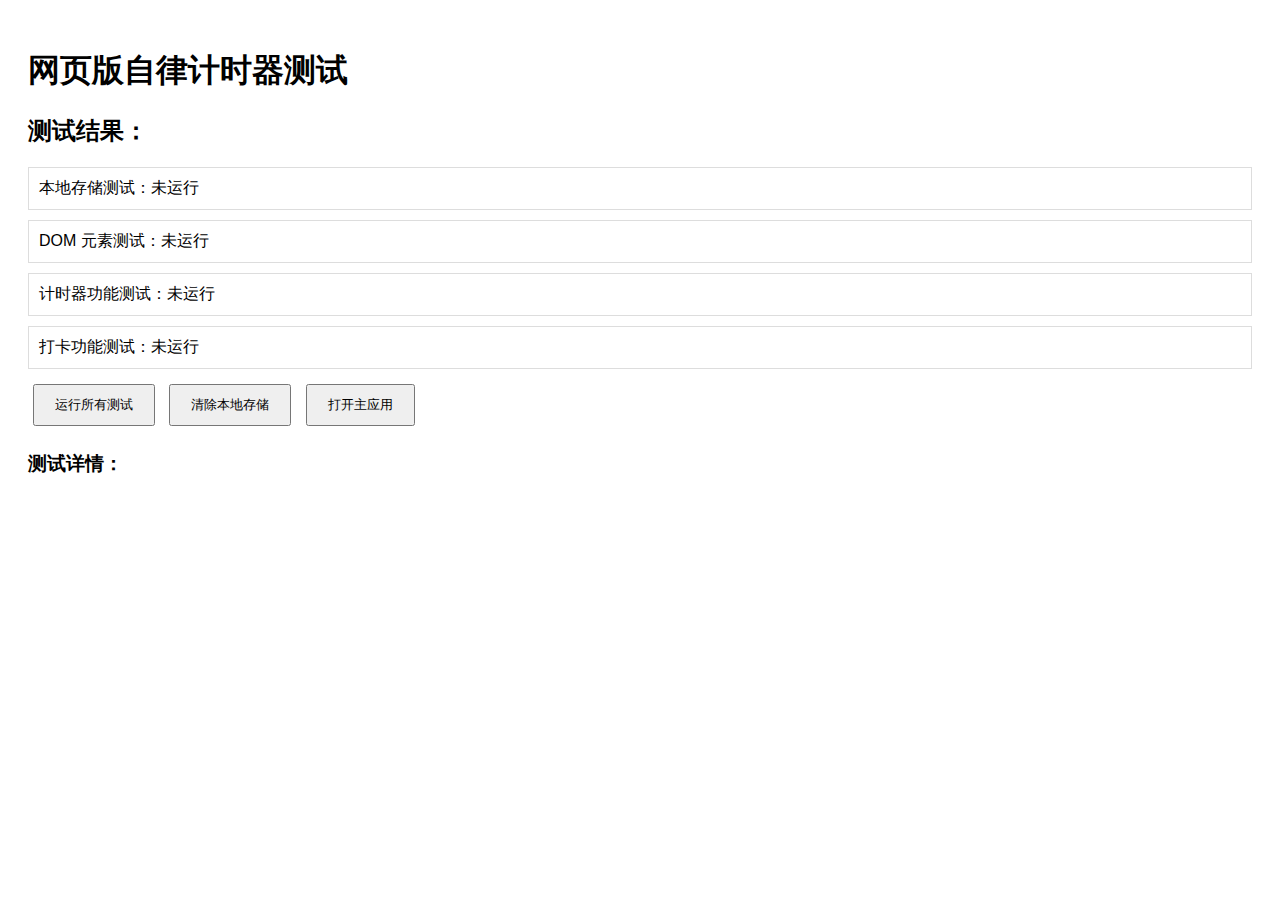
<file: test.html>
<!DOCTYPE html>
<html>
<head>
    <title>测试网页版自律计时器</title>
    <style>
        body { font-family: Arial, sans-serif; padding: 20px; }
        .test-result { margin: 10px 0; padding: 10px; border: 1px solid #ddd; }
        .pass { background-color: #d4edda; color: #155724; }
        .fail { background-color: #f8d7da; color: #721c24; }
        button { padding: 10px 20px; margin: 5px; cursor: pointer; }
    </style>
</head>
<body>
    <h1>网页版自律计时器测试</h1>

    <div id="testResults">
        <h2>测试结果：</h2>
        <div id="storageTest" class="test-result">本地存储测试：未运行</div>
        <div id="domTest" class="test-result">DOM 元素测试：未运行</div>
        <div id="timerTest" class="test-result">计时器功能测试：未运行</div>
        <div id="checkinTest" class="test-result">打卡功能测试：未运行</div>
    </div>

    <div>
        <button onclick="runAllTests()">运行所有测试</button>
        <button onclick="clearLocalStorage()">清除本地存储</button>
        <button onclick="openMainApp()">打开主应用</button>
    </div>

    <div id="testDetails" style="margin-top: 20px;">
        <h3>测试详情：</h3>
        <pre id="testOutput"></pre>
    </div>

    <script>
        // 测试函数
        function runAllTests() {
            logTestOutput("开始运行所有测试...");

            // 测试本地存储
            testLocalStorage();

            // 测试DOM元素
            testDOMElements();

            // 测试计时器功能
            testTimerFunction();

            // 测试打卡功能
            testCheckinFunction();

            logTestOutput("所有测试完成！");
        }

        function testLocalStorage() {
            try {
                // 测试本地存储是否可用
                const testKey = 'testStorage';
                localStorage.setItem(testKey, 'testValue');
                const value = localStorage.getItem(testKey);
                localStorage.removeItem(testKey);

                if (value === 'testValue') {
                    updateTestResult('storageTest', '本地存储测试：通过', 'pass');
                    logTestOutput("✓ 本地存储功能正常");
                } else {
                    updateTestResult('storageTest', '本地存储测试：失败', 'fail');
                    logTestOutput("✗ 本地存储功能异常");
                }
            } catch (error) {
                updateTestResult('storageTest', '本地存储测试：失败 - ' + error.message, 'fail');
                logTestOutput("✗ 本地存储测试失败: " + error.message);
            }
        }

        function testDOMElements() {
            try {
                // 创建一个临时的DOM元素来测试
                const tempDiv = document.createElement('div');
                tempDiv.id = 'tempTestElement';
                tempDiv.textContent = 'Test Content';
                document.body.appendChild(tempDiv);

                const element = document.getElementById('tempTestElement');
                if (element && element.textContent === 'Test Content') {
                    updateTestResult('domTest', 'DOM 元素测试：通过', 'pass');
                    logTestOutput("✓ DOM 操作功能正常");
                } else {
                    updateTestResult('domTest', 'DOM 元素测试：失败', 'fail');
                    logTestOutput("✗ DOM 操作功能异常");
                }

                // 清理临时元素
                document.body.removeChild(tempDiv);
            } catch (error) {
                updateTestResult('domTest', 'DOM 元素测试：失败 - ' + error.message, 'fail');
                logTestOutput("✗ DOM 测试失败: " + error.message);
            }
        }

        function testTimerFunction() {
            try {
                // 测试计时器功能
                let timerCount = 0;
                const testTimer = setInterval(() => {
                    timerCount++;
                    if (timerCount >= 2) {
                        clearInterval(testTimer);
                        updateTestResult('timerTest', '计时器功能测试：通过', 'pass');
                        logTestOutput("✓ 计时器功能正常");
                    }
                }, 500);

                // 设置超时
                setTimeout(() => {
                    if (timerCount < 2) {
                        clearInterval(testTimer);
                        updateTestResult('timerTest', '计时器功能测试：超时', 'fail');
                        logTestOutput("✗ 计时器功能超时");
                    }
                }, 2000);
            } catch (error) {
                updateTestResult('timerTest', '计时器功能测试：失败 - ' + error.message, 'fail');
                logTestOutput("✗ 计时器测试失败: " + error.message);
            }
        }

        function testCheckinFunction() {
            try {
                // 测试日期格式化功能
                const today = new Date().toISOString().split('T')[0];
                if (today.length === 10 && today.includes('-')) {
                    updateTestResult('checkinTest', '打卡功能测试：通过', 'pass');
                    logTestOutput("✓ 日期格式化功能正常");
                } else {
                    updateTestResult('checkinTest', '打卡功能测试：失败', 'fail');
                    logTestOutput("✗ 日期格式化功能异常");
                }
            } catch (error) {
                updateTestResult('checkinTest', '打卡功能测试：失败 - ' + error.message, 'fail');
                logTestOutput("✗ 打卡测试失败: " + error.message);
            }
        }

        function updateTestResult(elementId, message, className) {
            const element = document.getElementById(elementId);
            if (element) {
                element.textContent = message;
                element.className = 'test-result ' + className;
            }
        }

        function logTestOutput(message) {
            const output = document.getElementById('testOutput');
            output.textContent += message + '\n';
        }

        function clearLocalStorage() {
            if (confirm('确定要清除所有本地存储数据吗？')) {
                localStorage.clear();
                logTestOutput("✓ 本地存储已清除");
                alert('本地存储已清除');
            }
        }

        function openMainApp() {
            window.location.href = 'index.html';
        }

        // 自动运行测试
        setTimeout(() => {
            logTestOutput("自动运行测试...");
            runAllTests();
        }, 1000);
    </script>
</body>
</html>
</file>
<file: styles.css>
/** styles.css **/
body {
    margin: 0;
    font-family: -apple-system, BlinkMacSystemFont, 'Segoe UI', Roboto, 'Helvetica Neue', Arial, sans-serif;
    background-color: #f8f9fa;
    color: #333;
}

.container {
    padding: 20px;
    background-color: #f8f9fa;
    min-height: 100vh;
    display: block;
}

.timer-card {
    background: linear-gradient(135deg, #2c3e50, #4ca1af);
    padding: 30px;
    border-radius: 15px;
    text-align: center;
    color: white;
    box-shadow: 0 5px 15px rgba(0,0,0,0.1);
    margin-bottom: 25px;
}

/* 在线人数标签样式 */
.online-tag {
    font-size: 11px;
    color: rgba(255, 255, 255, 0.8);
    margin-bottom: 10px;
    background: rgba(0, 0, 0, 0.2);
    padding: 4px 10px;
    border-radius: 10px;
    display: inline-block;
}

.online-tag .dot {
    color: #4CAF50; /* 绿色圆点表示在线 */
    margin-right: 3px;
    animation: blink 2s infinite; /* 呼吸灯效果 */
}

.online-tag .highlight {
    color: #fff;
    font-weight: bold;
    margin: 0 2px;
}

/* 呼吸灯动画 */
@keyframes blink {
    0% { opacity: 1; }
    50% { opacity: 0.3; }
    100% { opacity: 1; }
}

.level-badge {
    display: flex;
    align-items: center;
    justify-content: center;
    margin-bottom: 10px;
    background: rgba(255, 255, 255, 0.1);
    padding: 8px 15px;
    border-radius: 12px;
    backdrop-filter: blur(5px);
}

.badge-emoji {
    font-size: 20px;
    margin-right: 8px;
}

.badge-text {
    font-size: 14px;
    font-weight: bold;
    color: #FFD700;
}

.time-display {
    margin: 10px 0;
}

.time-display .days {
    font-size: 60px;
    font-weight: bold;
}

.sub-time {
    font-size: 14px;
    opacity: 0.8;
    margin-top: 5px;
}

/* 主标签页样式 */
.tab-header {
    display: flex;
    justify-content: space-around;
    padding: 10px;
    background: #fff;
    border-radius: 10px;
    margin-bottom: 15px;
    box-shadow: 0 2px 8px rgba(0,0,0,0.05);
}

.tab {
    padding: 10px 20px;
    border-radius: 8px;
    font-size: 14px;
    color: #666;
    transition: all 0.3s ease;
}

.tab.active {
    background: linear-gradient(135deg, #667eea, #764ba2);
    color: white;
    font-weight: bold;
    box-shadow: 0 2px 8px rgba(102, 126, 234, 0.3);
}

.tab-content {
    animation: fadeIn 0.3s ease-in-out;
}

@keyframes fadeIn {
    from { opacity: 0; transform: translateY(10px); }
    to { opacity: 1; transform: translateY(0); }
}

.section-title {
    font-weight: bold;
    margin-bottom: 15px;
    color: #333;
    display: block;
}

.progress-item {
    margin-bottom: 15px;
    background: white;
    padding: 10px;
    border-radius: 8px;
    box-shadow: 0 2px 8px rgba(0,0,0,0.05);
}

.progress-info {
    display: flex;
    justify-content: space-between;
    font-size: 13px;
    margin-bottom: 5px;
}

.stats-section {
    margin: 20px 0;
}

.stat-card {
    background: white;
    padding: 15px;
    border-radius: 10px;
    text-align: center;
    box-shadow: 0 2px 8px rgba(0,0,0,0.05);
}

.stat-number {
    font-size: 24px;
    font-weight: bold;
    color: #667eea;
    display: block;
    margin-bottom: 5px;
}

.stat-label {
    font-size: 13px;
    color: #666;
}

.action-grid {
    margin-top: 30px;
    display: flex;
    flex-direction: column;
    gap: 10px;
}

.btn-sos {
    background-color: #ff4757 !important;
    color: white !important;
    border-radius: 25px;
    font-size: 14px;
    font-weight: bold;
    height: 35px;
    line-height: 35px;
    padding: 0 15px;
    flex: 1;
    border: none;
    cursor: pointer;
}

.btn-reset {
    background-color: #e0e0e0 !important;
    color: #666 !important;
    font-size: 14px;
    border-radius: 25px;
    height: 35px;
    line-height: 35px;
    padding: 0 15px;
    flex: 1;
    border: none;
    cursor: pointer;
}

.tip {
    text-align: center;
    color: #999;
    font-size: 12px;
    margin-top: 20px;
}

/* 社区页面样式 */
.community-header {
    margin-bottom: 15px;
}

.community-tab-header {
    display: flex;
    justify-content: space-around;
    padding: 10px;
    background: #fff;
    border-radius: 10px;
    box-shadow: 0 2px 8px rgba(0,0,0,0.05);
}

.community-tab {
    padding: 8px 15px;
    border-radius: 8px;
    font-size: 13px;
    color: #666;
    transition: all 0.3s ease;
}

.community-tab.active {
    font-weight: bold;
    transform: scale(1.05);
}

.community-tab.active.confession {
    background: #f8f9fa;
    color: #6c757d;
    border: 1px solid #6c757d;
}

.community-tab.active.honor {
    background: #fff9db;
    color: #fcc419;
    border: 1px solid #fcc419;
}

.post-list {
    height: calc(100vh - 200px);
    margin-bottom: 50px;
}

.post-card {
    margin: 10px;
    padding: 15px;
    border-radius: 8px;
    box-shadow: 0 2px 6px rgba(0,0,0,0.1);
    transition: transform 0.2s ease;
}

.post-card:active {
    transform: scale(0.98);
}

/* 忏悔墙样式：深沉、反思 */
.post-card.confession {
    background: #f8f9fa;
    border-left: 4px solid #6c757d;
}

/* 光荣榜样式：明亮、激励 */
.post-card.honor {
    background: #fff9db;
    border-left: 4px solid #fcc419;
}

.post-content {
    font-size: 14px;
    line-height: 1.6;
    color: #333;
    margin-bottom: 10px;
    word-wrap: break-word;
}

.post-footer {
    display: flex;
    justify-content: space-between;
    align-items: center;
    padding-top: 10px;
    border-top: 1px solid rgba(0,0,0,0.1);
}

.nickname {
    font-size: 12px;
    color: #999;
}

.time {
    font-size: 12px;
    color: #999;
}

/* 悬浮发布按钮 */
.fab {
    position: fixed;
    bottom: 50px;
    right: 20px;
    width: 50px;
    height: 50px;
    background: linear-gradient(135deg, #667eea, #764ba2);
    border-radius: 50%;
    display: flex;
    align-items: center;
    justify-content: center;
    color: white;
    font-size: 24px;
    font-weight: bold;
    box-shadow: 0 4px 12px rgba(102, 126, 234, 0.4);
    z-index: 1000;
    transition: all 0.3s ease;
    cursor: pointer;
}

.fab:active {
    transform: scale(0.9);
    box-shadow: 0 2px 8px rgba(102, 126, 234, 0.6);
}

/* 重要内容区域 - 总是可见 */
.important-content {
    background: white;
    padding: 15px;
    border-radius: 10px;
    margin-bottom: 15px;
    box-shadow: 0 2px 8px rgba(0,0,0,0.05);
}

.progress-summary {
    display: flex;
    justify-content: space-between;
    align-items: center;
    margin-bottom: 10px;
}

.checkin-section {
    flex: 1;
    margin-right: 10px;
}

.btn-checkin {
    background: linear-gradient(135deg, #667eea, #764ba2);
    color: white;
    border-radius: 25px;
    font-size: 14px;
    font-weight: bold;
    height: 30px;
    line-height: 30px;
    padding: 0 15px;
    margin-bottom: 5px;
    border: none;
    cursor: pointer;
}

.checkin-streak {
    font-size: 12px;
    color: #667eea;
    text-align: center;
}

.emergency-section {
    display: flex;
    justify-content: space-between;
    gap: 10px;
    margin-top: 10px;
}

/* 空状态样式 */
.empty-state {
    text-align: center;
    padding: 50px 20px;
    color: #999;
}

.empty-text {
    font-size: 16px;
    display: block;
    margin-bottom: 10px;
}

.empty-subtitle {
    font-size: 13px;
    opacity: 0.7;
}

/* 评论功能样式 */
.comment-container {
    display: flex;
    align-items: center;
    margin-left: 10px;
    cursor: pointer;
}

.comment-icon {
    font-size: 14px;
    margin-right: 4px;
}

.comment-count {
    font-size: 12px;
    color: #666;
}

.comments-section {
    margin-top: 10px;
    padding: 10px;
    background-color: rgba(0, 0, 0, 0.02);
    border-radius: 6px;
    animation: slideDown 0.3s ease-out;
}

@keyframes slideDown {
    from {
        opacity: 0;
        transform: translateY(-10px);
    }
    to {
        opacity: 1;
        transform: translateY(0);
    }
}

.comments-list {
    max-height: 200px;
    overflow-y: auto;
    margin-bottom: 10px;
}

.comment-item {
    padding: 8px 0;
    border-bottom: 1px solid rgba(0, 0, 0, 0.05);
}

.comment-item:last-child {
    border-bottom: none;
}

.comment-nick {
    font-size: 12px;
    color: #667eea;
    font-weight: bold;
    margin-right: 5px;
}

.comment-content {
    font-size: 13px;
    color: #333;
    line-height: 1.5;
}

.empty-comments {
    text-align: center;
    padding: 10px;
    color: #999;
    font-size: 12px;
}

.add-comment-btn {
    background: linear-gradient(135deg, #667eea, #764ba2);
    color: white;
    padding: 8px 15px;
    border-radius: 25px;
    font-size: 13px;
    text-align: center;
    cursor: pointer;
    transition: all 0.3s ease;
    margin-top: 8px;
    border: none;
}

.add-comment-btn:active {
    transform: scale(0.95);
    opacity: 0.8;
}

/* 点赞按钮样式 */
.like-container {
    display: flex;
    align-items: center;
    cursor: pointer;
}

.like-icon {
    font-size: 14px;
    margin-right: 4px;
}

.like-count {
    font-size: 12px;
    color: #666;
}

/* 新用户引导模态框样式 */
.welcome-modal {
    position: fixed;
    top: 0;
    left: 0;
    right: 0;
    bottom: 0;
    z-index: 9999;
    display: flex;
    align-items: center;
    justify-content: center;
}

.modal-overlay {
    position: fixed;
    top: 0;
    left: 0;
    right: 0;
    bottom: 0;
    background-color: rgba(0, 0, 0, 0.7);
    backdrop-filter: blur(5px);
}

.modal-content {
    background: linear-gradient(135deg, #667eea, #764ba2);
    border-radius: 15px;
    width: 90%;
    max-width: 300px;
    padding: 0;
    box-shadow: 0 10px 30px rgba(102, 126, 234, 0.4);
    overflow: hidden;
    animation: modalFadeIn 0.4s ease-out;
    transform: scale(1);
}

@keyframes modalFadeIn {
    from {
        opacity: 0;
        transform: scale(0.9);
    }
    to {
        opacity: 1;
        transform: scale(1);
    }
}

.modal-header {
    padding: 20px 20px 10px;
    text-align: center;
    position: relative;
}

.welcome-title {
    font-size: 20px;
    font-weight: bold;
    color: white;
    display: block;
    margin-bottom: 5px;
}

.close-btn {
    position: absolute;
    top: 10px;
    right: 10px;
    font-size: 24px;
    color: white;
    width: 30px;
    height: 30px;
    display: flex;
    align-items: center;
    justify-content: center;
    background: rgba(255, 255, 255, 0.2);
    border-radius: 50%;
    cursor: pointer;
    transition: all 0.3s ease;
}

.close-btn:active {
    transform: scale(0.9);
    background: rgba(255, 255, 255, 0.3);
}

.guide-content {
    padding: 10px 20px 20px;
    background: white;
    border-radius: 15px 15px 0 0;
    margin: 0 10px;
    position: relative;
    top: -10px;
}

.guide-step {
    text-align: center;
    padding: 10px 0;
    animation: stepFadeIn 0.3s ease-out;
}

@keyframes stepFadeIn {
    from {
        opacity: 0;
        transform: translateY(10px);
    }
    to {
        opacity: 1;
        transform: translateY(0);
    }
}

.step-title {
    font-size: 18px;
    font-weight: bold;
    color: #333;
    display: block;
    margin-bottom: 10px;
}

.step-description {
    font-size: 14px;
    color: #666;
    line-height: 1.6;
    display: block;
    margin-bottom: 15px;
    padding: 0 10px;
}

.step-image {
    margin: 15px 0;
}

.big-emoji {
    font-size: 60px;
    display: block;
}

.navigation-buttons {
    display: flex;
    justify-content: space-between;
    margin-top: 20px;
}

.nav-btn {
    flex: 1;
    padding: 12px 0;
    border-radius: 25px;
    font-size: 14px;
    font-weight: bold;
    border: none;
    cursor: pointer;
    transition: all 0.3s ease;
}

.nav-btn:active {
    transform: scale(0.95);
}

.prev-btn {
    background: #f8f9fa;
    color: #667eea;
    margin-right: 10px;
    border: 1px solid #667eea;
}

.next-btn {
    background: linear-gradient(135deg, #667eea, #764ba2);
    color: white;
}

/* 功能提示气泡样式 */
.tooltip {
    position: fixed;
    z-index: 9998;
    max-width: 200px;
    padding: 12px;
    background: rgba(0, 0, 0, 0.85);
    color: white;
    border-radius: 10px;
    font-size: 13px;
    line-height: 1.5;
    box-shadow: 0 5px 15px rgba(0, 0, 0, 0.3);
    animation: tooltipFadeIn 0.3s ease-out;
}

@keyframes tooltipFadeIn {
    from {
        opacity: 0;
        transform: translateY(5px);
    }
    to {
        opacity: 1;
        transform: translateY(0);
    }
}

.tooltip-text {
    display: block;
    margin-bottom: 8px;
}

.tooltip-arrow {
    position: absolute;
    bottom: -10px;
    left: 50%;
    transform: translateX(-50%);
    font-size: 10px;
    color: rgba(0, 0, 0, 0.85);
}

.close-tooltip {
    position: absolute;
    top: 5px;
    right: 5px;
    font-size: 18px;
    color: white;
    width: 20px;
    height: 20px;
    display: flex;
    align-items: center;
    justify-content: center;
    background: rgba(255, 255, 255, 0.2);
    border-radius: 50%;
    cursor: pointer;
    transition: all 0.3s ease;
}

.close-tooltip:active {
    transform: scale(0.9);
    background: rgba(255, 255, 255, 0.3);
}

/* 定位不同的提示气泡 */
.timer-tooltip {
    top: 125px;
    left: 50%;
    transform: translateX(-50%);
}

.checkin-tooltip {
    top: 275px;
    left: 40px;
}

.sos-tooltip {
    top: 325px;
    right: 40px;
}

.community-tooltip {
    top: 425px;
    left: 50%;
    transform: translateX(-50%);
}

.progress-tooltip {
    top: 500px;
    left: 50%;
    transform: translateX(-50%);
}

/* 自定义进度条样式 */
.progress-bar {
    width: 100%;
    height: 6px;
    border-radius: 3px;
    overflow: hidden;
}

progress[value] {
    -webkit-appearance: none;
    appearance: none;
    width: 100%;
    height: 6px;
}

progress[value]::-webkit-progress-bar {
    background-color: #E0E0E0;
    border-radius: 3px;
}

progress[value]::-webkit-progress-value {
    background-color: #4CAF50;
    border-radius: 3px;
}

#p2Bar::-webkit-progress-value {
    background-color: #2196F3;
}

/* 隐藏元素 */
.hidden {
    display: none !important;
}
</file>
